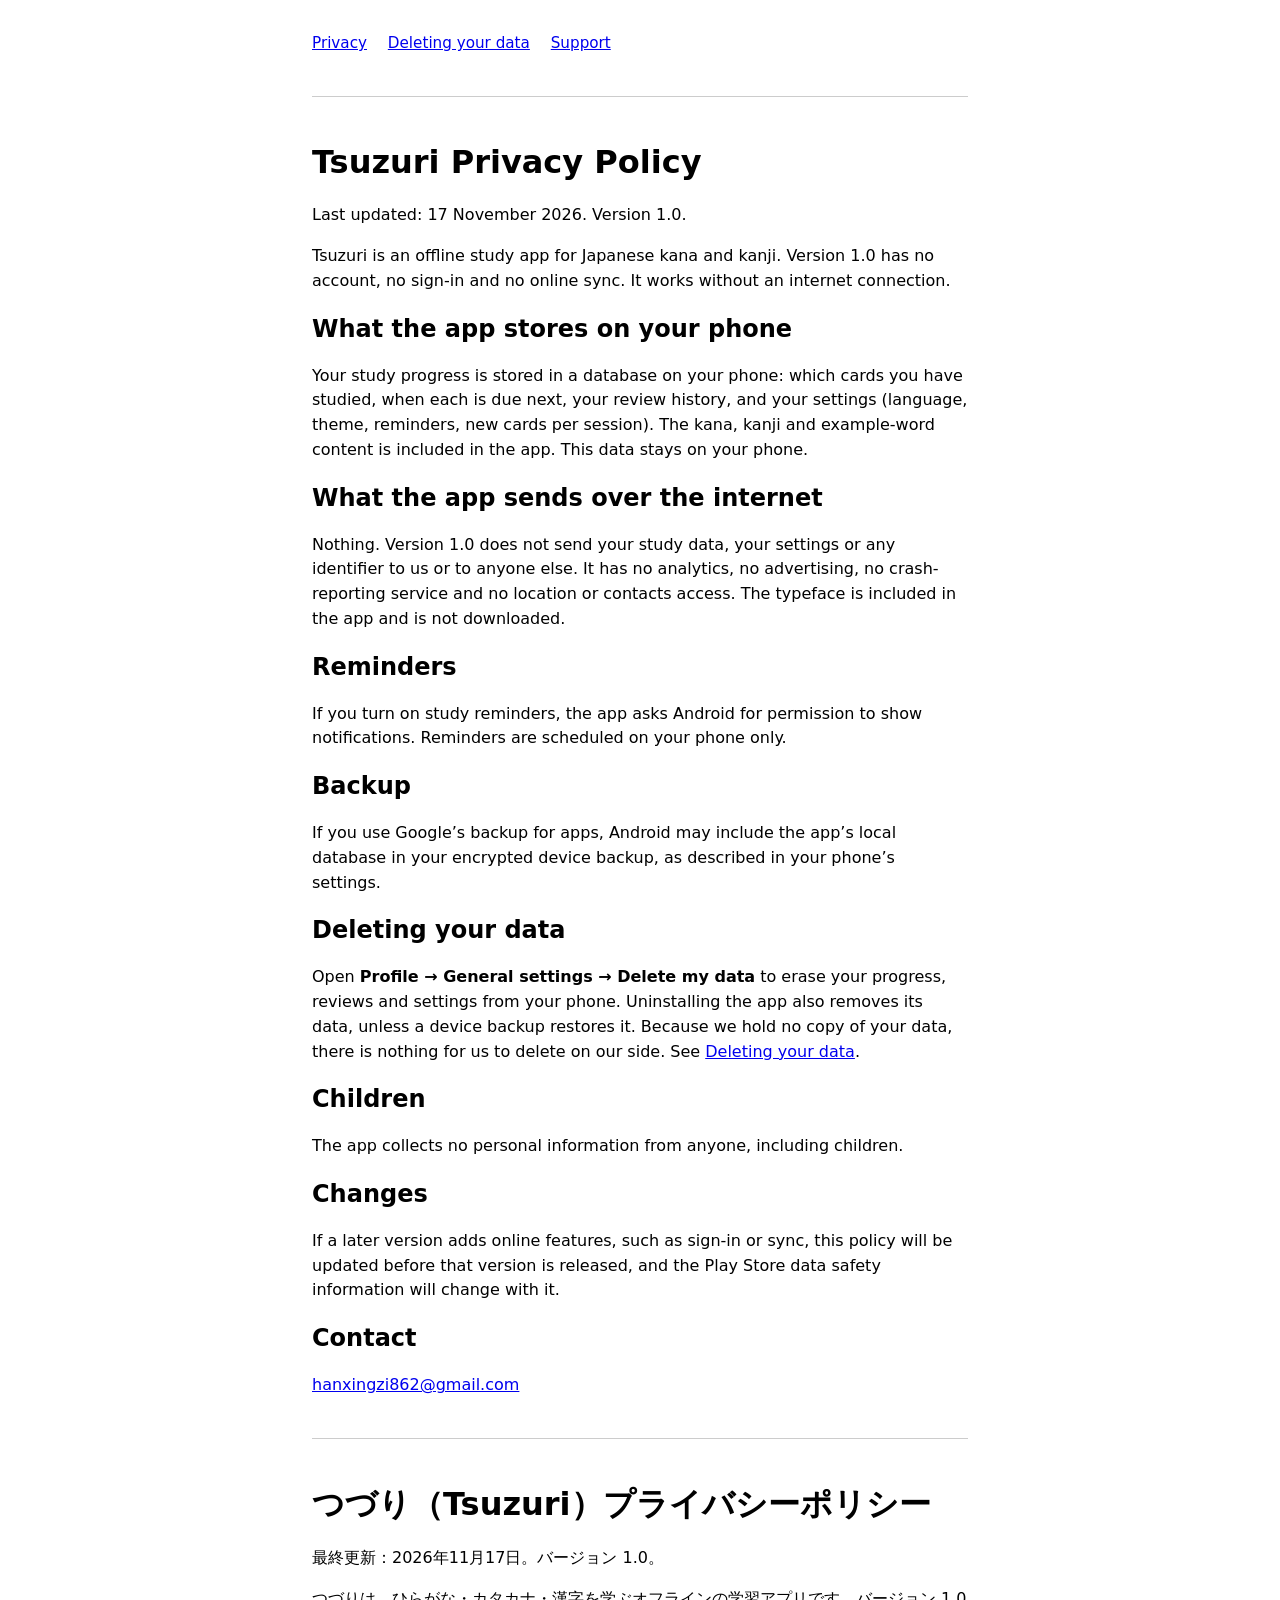
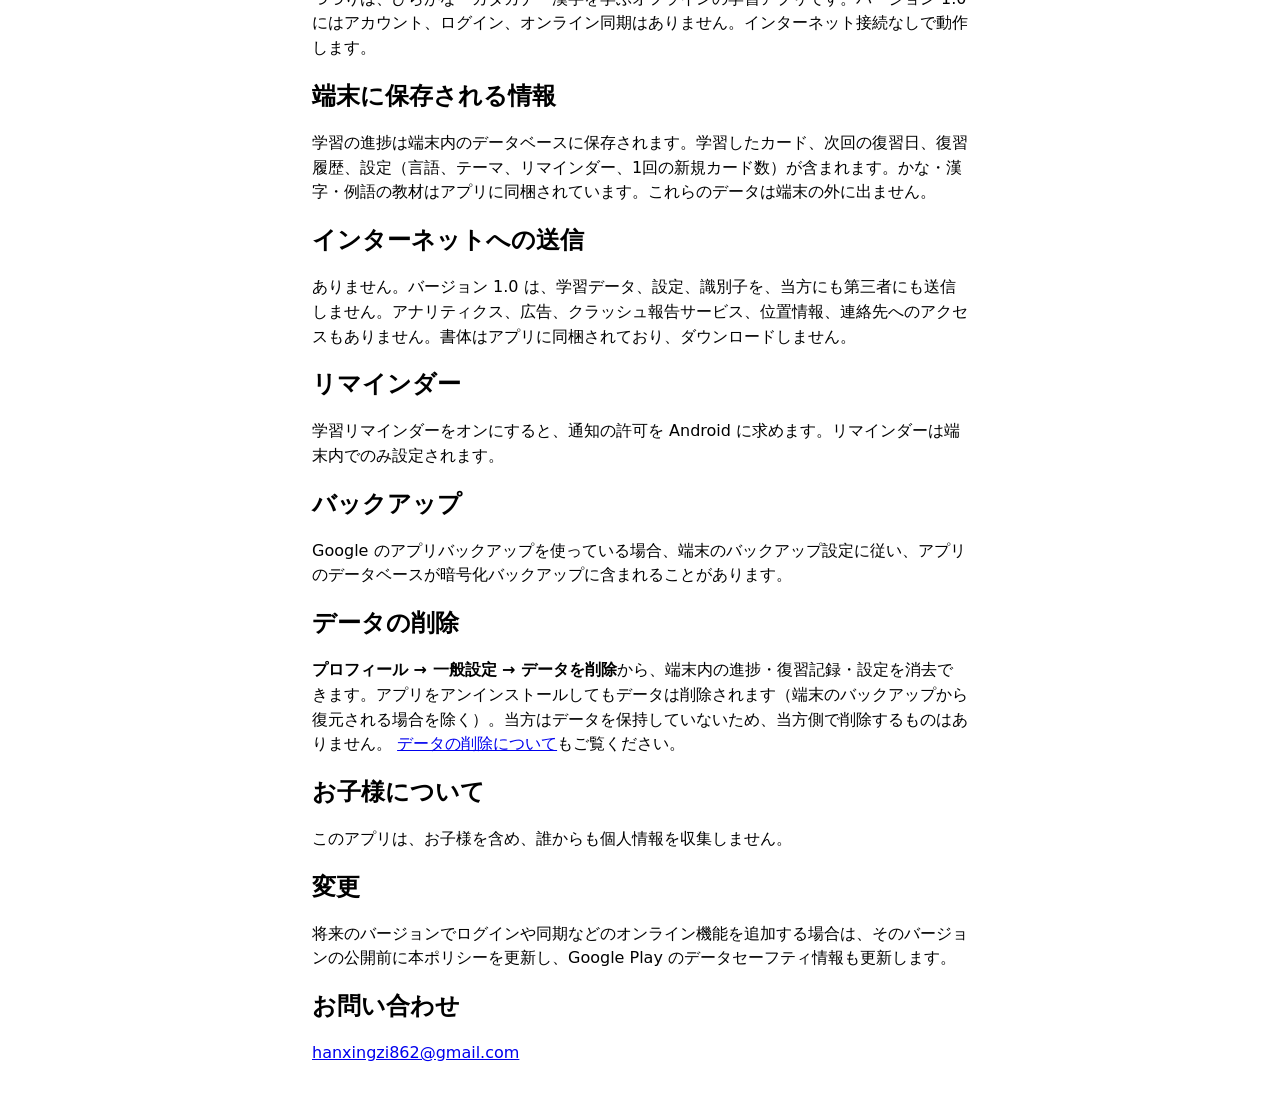
<file: index.html>
<!doctype html>
<html lang="en">
  <head>
    <meta charset="utf-8" />
    <meta http-equiv="refresh" content="0; url=privacy.html" />
    <title>Tsuzuri</title>
  </head>
  <body>
    <p><a href="privacy.html">Tsuzuri privacy policy</a></p>
  </body>
</html>
</file>
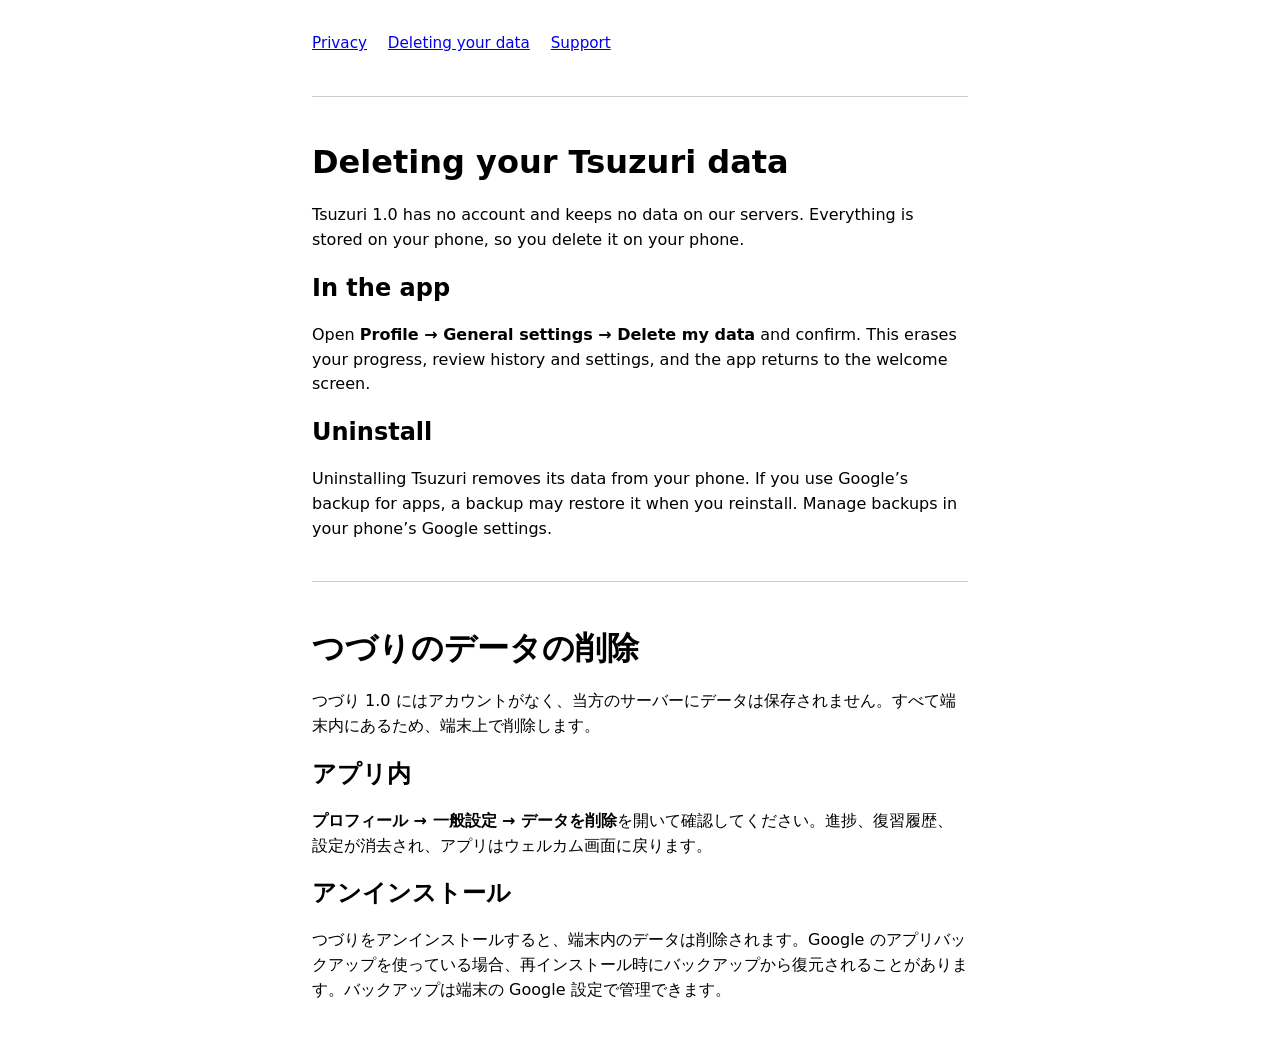
<file: delete-account.html>
<!doctype html>
<html lang="en">
  <head>
    <meta charset="utf-8" />
    <meta name="viewport" content="width=device-width, initial-scale=1" />
    <title>Tsuzuri — Deleting your data</title>
    <link rel="stylesheet" href="site.css" />
  </head>
  <body>
    <nav>
      <a href="privacy.html">Privacy</a>
      <a href="delete-account.html">Deleting your data</a>
      <a href="support.html">Support</a>
    </nav>

    <div class="lang-block" lang="en">
      <h1>Deleting your Tsuzuri data</h1>
      <p>
        Tsuzuri 1.0 has no account and keeps no data on our servers. Everything
        is stored on your phone, so you delete it on your phone.
      </p>
      <h2>In the app</h2>
      <p>
        Open <strong>Profile → General settings → Delete my data</strong> and confirm.
        This erases your progress, review history and settings, and the app
        returns to the welcome screen.
      </p>
      <h2>Uninstall</h2>
      <p>
        Uninstalling Tsuzuri removes its data from your phone. If you use
        Google’s backup for apps, a backup may restore it when you reinstall.
        Manage backups in your phone’s Google settings.
      </p>
    </div>

    <div class="lang-block" lang="ja">
      <h1>つづりのデータの削除</h1>
      <p>
        つづり
        1.0
        にはアカウントがなく、当方のサーバーにデータは保存されません。すべて端末内にあるため、端末上で削除します。
      </p>
      <h2>アプリ内</h2>
      <p>
        <strong>プロフィール → 一般設定 → データを削除</strong>を開いて確認してください。進捗、復習履歴、設定が消去され、アプリはウェルカム画面に戻ります。
      </p>
      <h2>アンインストール</h2>
      <p>
        つづりをアンインストールすると、端末内のデータは削除されます。Google
        のアプリバックアップを使っている場合、再インストール時にバックアップから復元されることがあります。バックアップは端末の
        Google 設定で管理できます。
      </p>
    </div>
  </body>
</html>
</file>
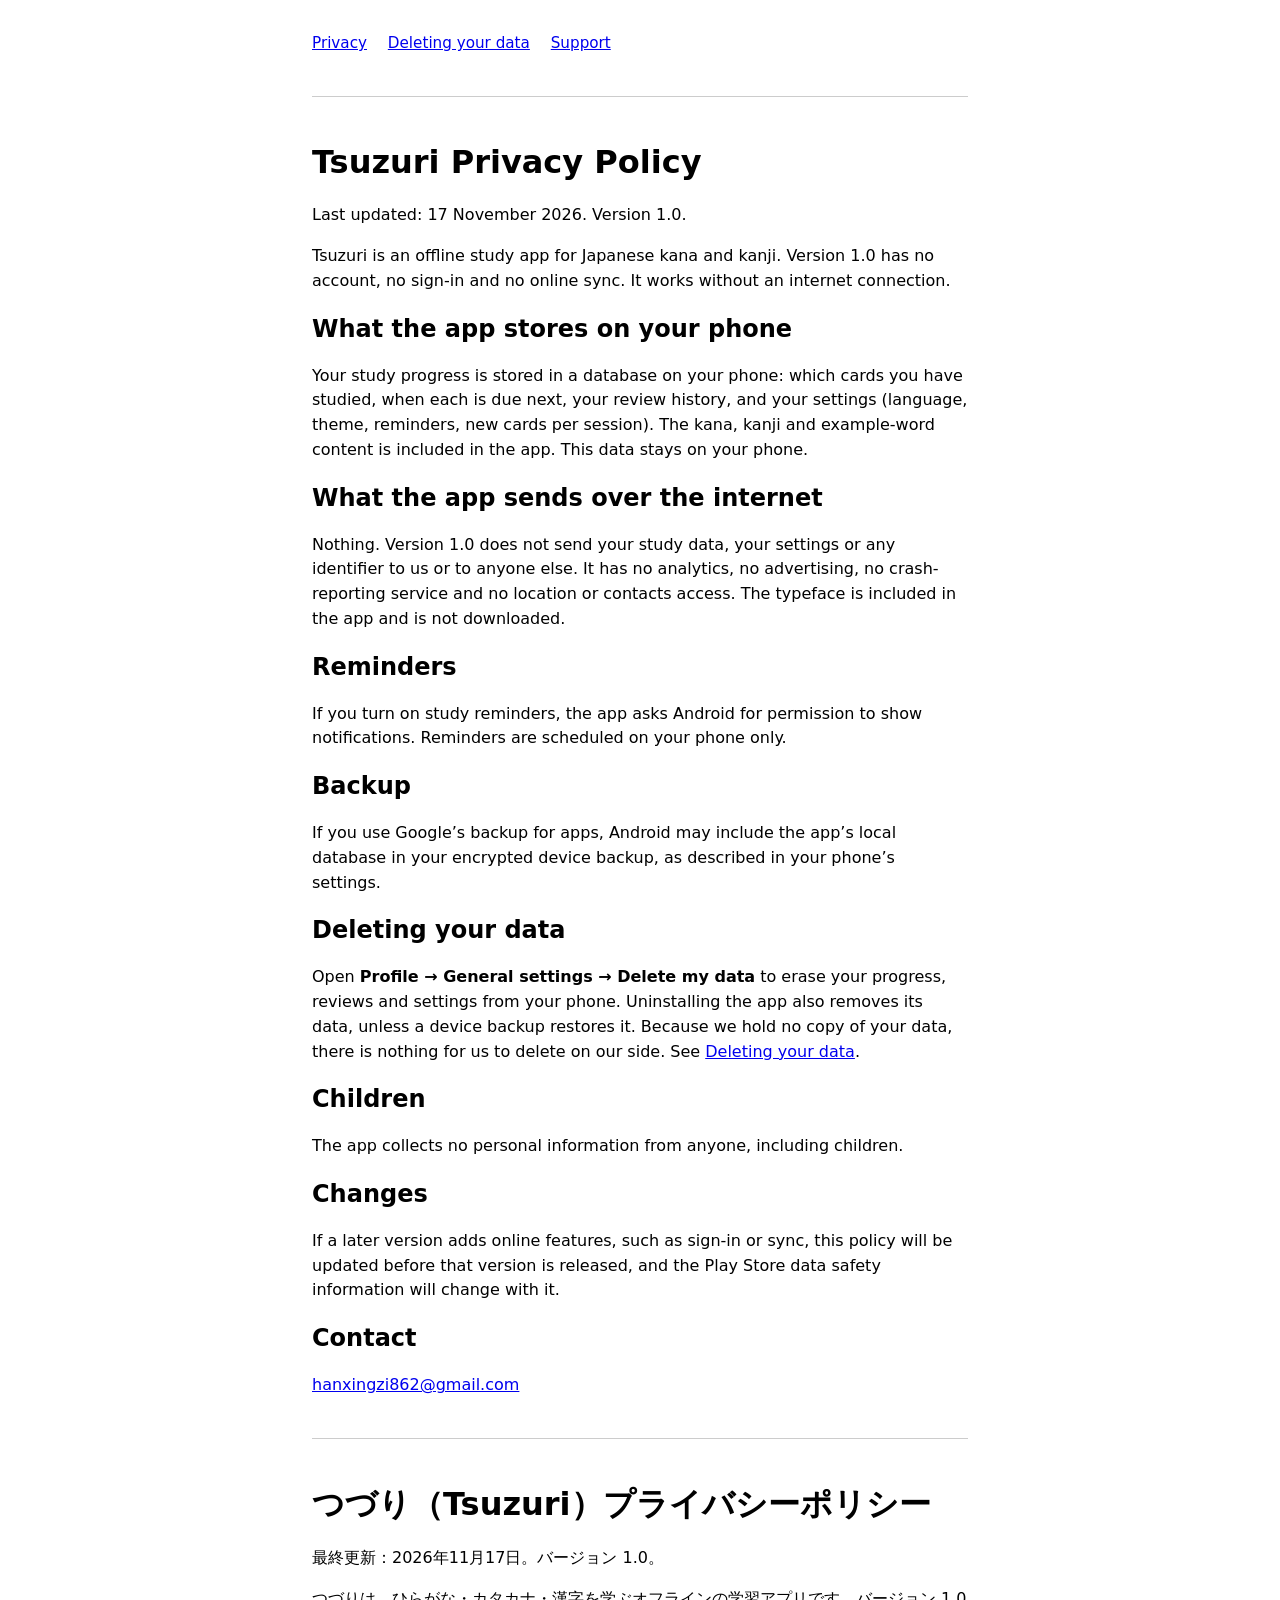
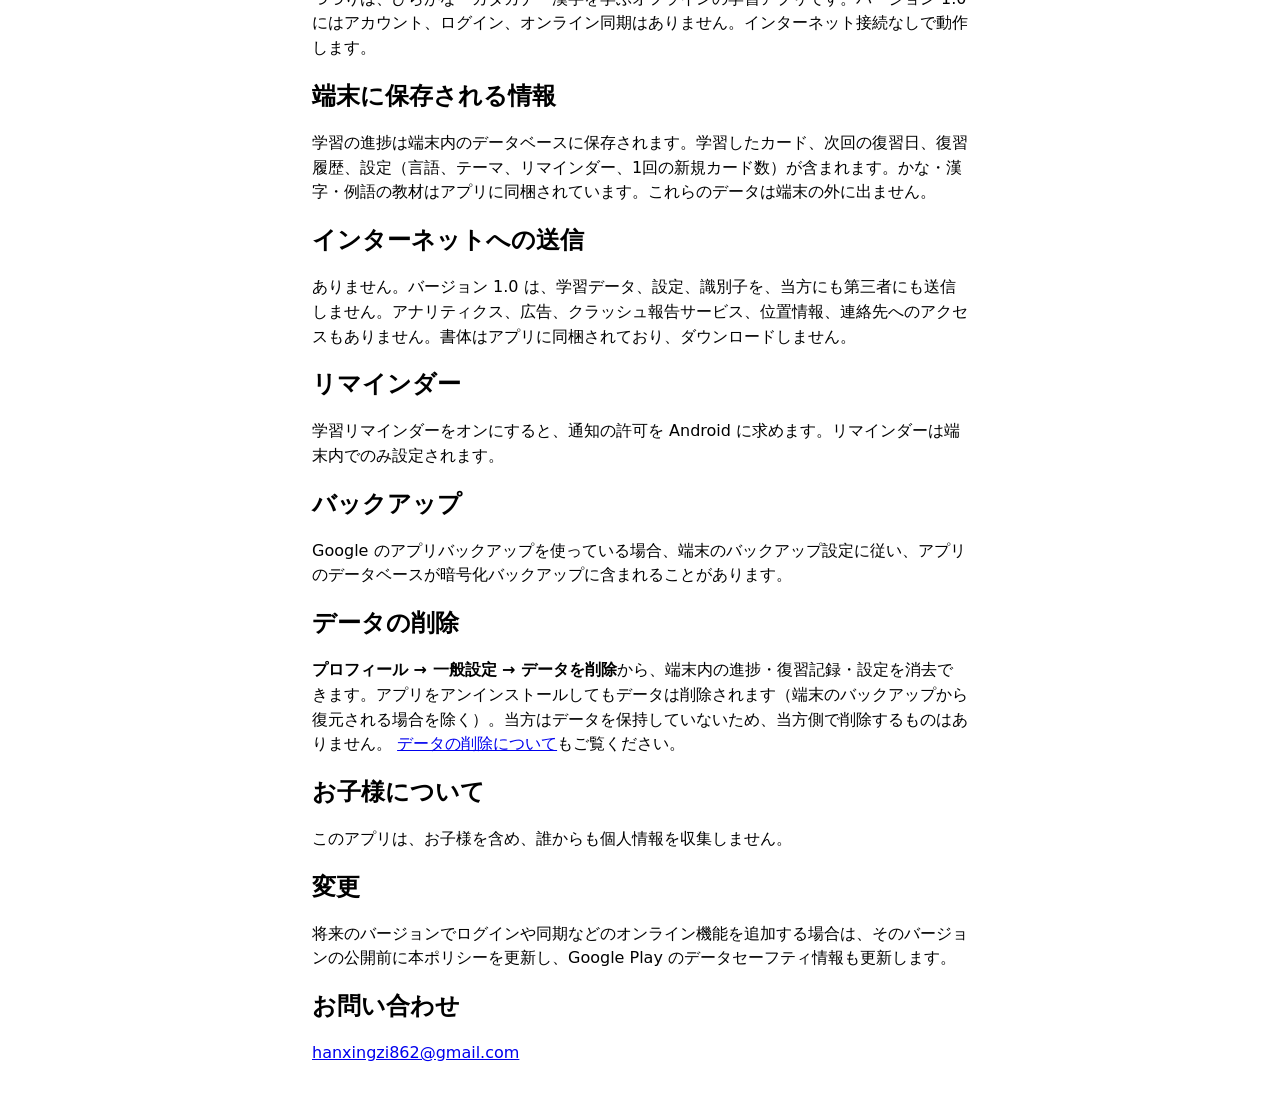
<file: privacy.html>
<!doctype html>
<html lang="en">
  <head>
    <meta charset="utf-8" />
    <meta name="viewport" content="width=device-width, initial-scale=1" />
    <title>Tsuzuri — Privacy policy</title>
    <link rel="stylesheet" href="site.css" />
  </head>
  <body>
    <nav>
      <a href="privacy.html">Privacy</a>
      <a href="delete-account.html">Deleting your data</a>
      <a href="support.html">Support</a>
    </nav>


    <div class="lang-block" lang="en">
      <h1>Tsuzuri Privacy Policy</h1>
      <p>Last updated: 17 November 2026. Version 1.0.</p>
      <p>
        Tsuzuri is an offline study app for Japanese kana and kanji. Version 1.0
        has no account, no sign-in and no online sync. It works without an
        internet connection.
      </p>
      <h2>What the app stores on your phone</h2>
      <p>
        Your study progress is stored in a database on your phone: which cards
        you have studied, when each is due next, your review history, and your
        settings (language, theme, reminders, new cards per session). The kana,
        kanji and example-word content is included in the app. This data stays
        on your phone.
      </p>
      <h2>What the app sends over the internet</h2>
      <p>
        Nothing. Version 1.0 does not send your study data, your settings or
        any identifier to us or to anyone else. It has no analytics, no
        advertising, no crash-reporting service and no location or contacts
        access. The typeface is included in the app and is not downloaded.
      </p>
      <h2>Reminders</h2>
      <p>
        If you turn on study reminders, the app asks Android for permission to
        show notifications. Reminders are scheduled on your phone only.
      </p>
      <h2>Backup</h2>
      <p>
        If you use Google’s backup for apps, Android may include the app’s
        local database in your encrypted device backup, as described in your
        phone’s settings.
      </p>
      <h2>Deleting your data</h2>
      <p>
        Open <strong>Profile → General settings → Delete my data</strong> to erase your progress,
        reviews and settings from your phone. Uninstalling the app also removes
        its data, unless a device backup restores it. Because we hold no copy of
        your data, there is nothing for us to delete on our side. See
        <a href="delete-account.html">Deleting your data</a>.
      </p>
      <h2>Children</h2>
      <p>
        The app collects no personal information from anyone, including
        children.
      </p>
      <h2>Changes</h2>
      <p>
        If a later version adds online features, such as sign-in or sync, this
        policy will be updated before that version is released, and the Play
        Store data safety information will change with it.
      </p>
      <h2>Contact</h2>
      <p>
        <a href="mailto:hanxingzi862@gmail.com"
          >hanxingzi862@gmail.com</a
        >
      </p>
    </div>

    <div class="lang-block" lang="ja">
      <h1>つづり（Tsuzuri）プライバシーポリシー</h1>
      <p>最終更新：2026年11月17日。バージョン 1.0。</p>
      <p>
        つづりは、ひらがな・カタカナ・漢字を学ぶオフラインの学習アプリです。バージョン
        1.0
        にはアカウント、ログイン、オンライン同期はありません。インターネット接続なしで動作します。
      </p>
      <h2>端末に保存される情報</h2>
      <p>
        学習の進捗は端末内のデータベースに保存されます。学習したカード、次回の復習日、復習履歴、設定（言語、テーマ、リマインダー、1回の新規カード数）が含まれます。かな・漢字・例語の教材はアプリに同梱されています。これらのデータは端末の外に出ません。
      </p>
      <h2>インターネットへの送信</h2>
      <p>
        ありません。バージョン 1.0
        は、学習データ、設定、識別子を、当方にも第三者にも送信しません。アナリティクス、広告、クラッシュ報告サービス、位置情報、連絡先へのアクセスもありません。書体はアプリに同梱されており、ダウンロードしません。
      </p>
      <h2>リマインダー</h2>
      <p>
        学習リマインダーをオンにすると、通知の許可を Android
        に求めます。リマインダーは端末内でのみ設定されます。
      </p>
      <h2>バックアップ</h2>
      <p>
        Google のアプリバックアップを使っている場合、端末のバックアップ設定に従い、アプリのデータベースが暗号化バックアップに含まれることがあります。
      </p>
      <h2>データの削除</h2>
      <p>
        <strong>プロフィール → 一般設定 → データを削除</strong>から、端末内の進捗・復習記録・設定を消去できます。アプリをアンインストールしてもデータは削除されます（端末のバックアップから復元される場合を除く）。当方はデータを保持していないため、当方側で削除するものはありません。
        <a href="delete-account.html">データの削除について</a>もご覧ください。
      </p>
      <h2>お子様について</h2>
      <p>このアプリは、お子様を含め、誰からも個人情報を収集しません。</p>
      <h2>変更</h2>
      <p>
        将来のバージョンでログインや同期などのオンライン機能を追加する場合は、そのバージョンの公開前に本ポリシーを更新し、Google
        Play のデータセーフティ情報も更新します。
      </p>
      <h2>お問い合わせ</h2>
      <p>
        <a href="mailto:hanxingzi862@gmail.com"
          >hanxingzi862@gmail.com</a
        >
      </p>
    </div>
  </body>
</html>
</file>
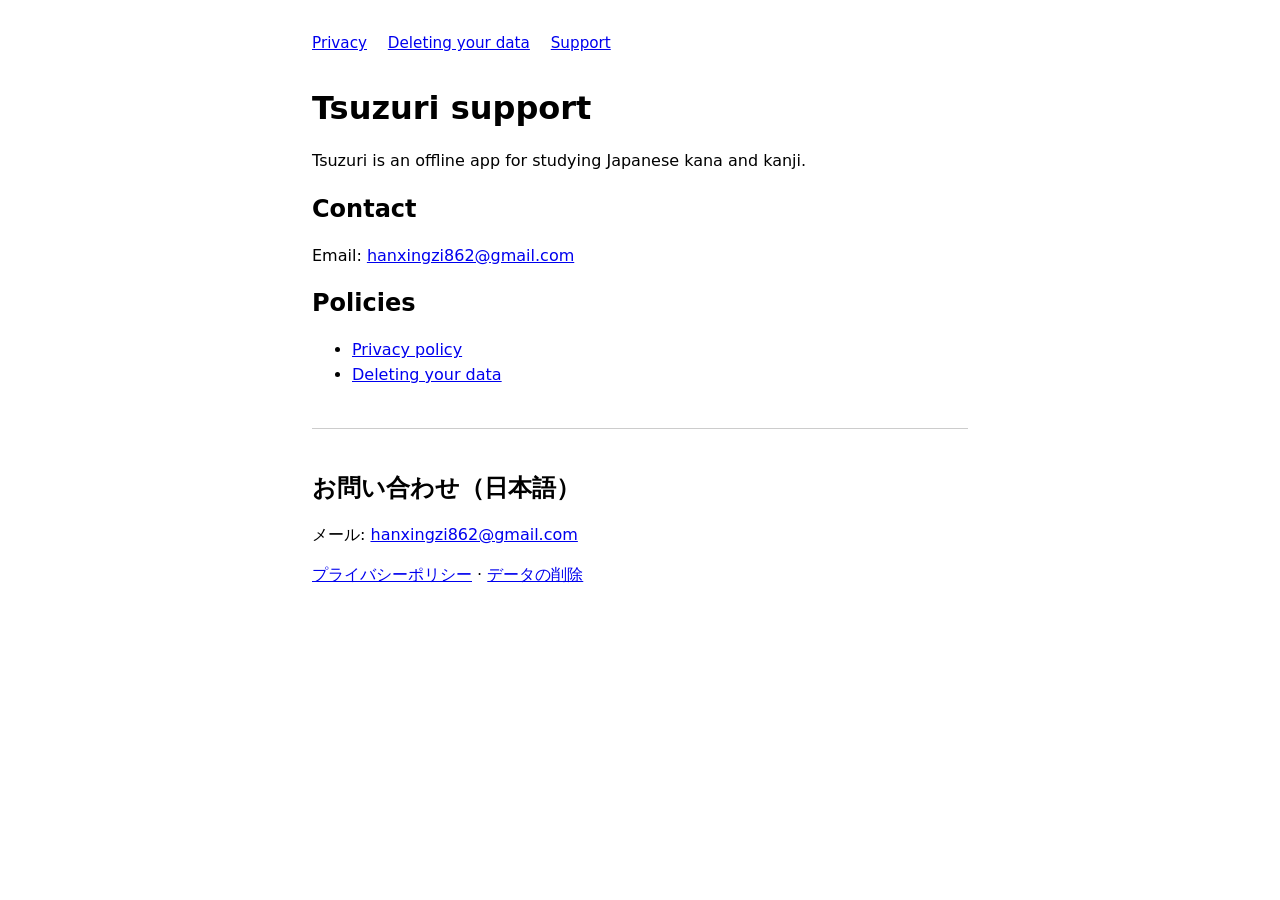
<file: support.html>
<!DOCTYPE html>
<html lang="en">
<head>
  <meta charset="utf-8" />
  <meta name="viewport" content="width=device-width, initial-scale=1" />
  <title>Tsuzuri — Support</title>
  <link rel="stylesheet" href="site.css" />
</head>
<body>
  <nav>
    <a href="privacy.html">Privacy</a>
    <a href="delete-account.html">Deleting your data</a>
    <a href="support.html">Support</a>
  </nav>

  <h1>Tsuzuri support</h1>
  <p>Tsuzuri is an offline app for studying Japanese kana and kanji.</p>

  <h2>Contact</h2>
  <p>Email: <a href="mailto:hanxingzi862@gmail.com">hanxingzi862@gmail.com</a></p>

  <h2>Policies</h2>
  <ul>
    <li><a href="privacy.html">Privacy policy</a></li>
    <li><a href="delete-account.html">Deleting your data</a></li>
  </ul>

  <div class="lang-block" lang="ja">
    <h2>お問い合わせ（日本語）</h2>
    <p>メール: <a href="mailto:hanxingzi862@gmail.com">hanxingzi862@gmail.com</a></p>
    <p><a href="privacy.html">プライバシーポリシー</a> · <a href="delete-account.html">データの削除</a></p>
  </div>
</body>
</html>
</file>
<file: site.css>
:root {
  color-scheme: light dark;
  font-family: system-ui, "Segoe UI", sans-serif;
  line-height: 1.55;
  max-width: 42rem;
  margin: 0 auto;
  padding: 1.5rem;
}
h1, h2 { line-height: 1.25; }
nav { margin-bottom: 2rem; font-size: 0.95rem; }
nav a { margin-right: 1rem; }
.lang-block { margin-top: 2.5rem; padding-top: 1.5rem; border-top: 1px solid #ccc; }
.disclaimer { font-size: 0.9rem; opacity: 0.85; }
</file>
